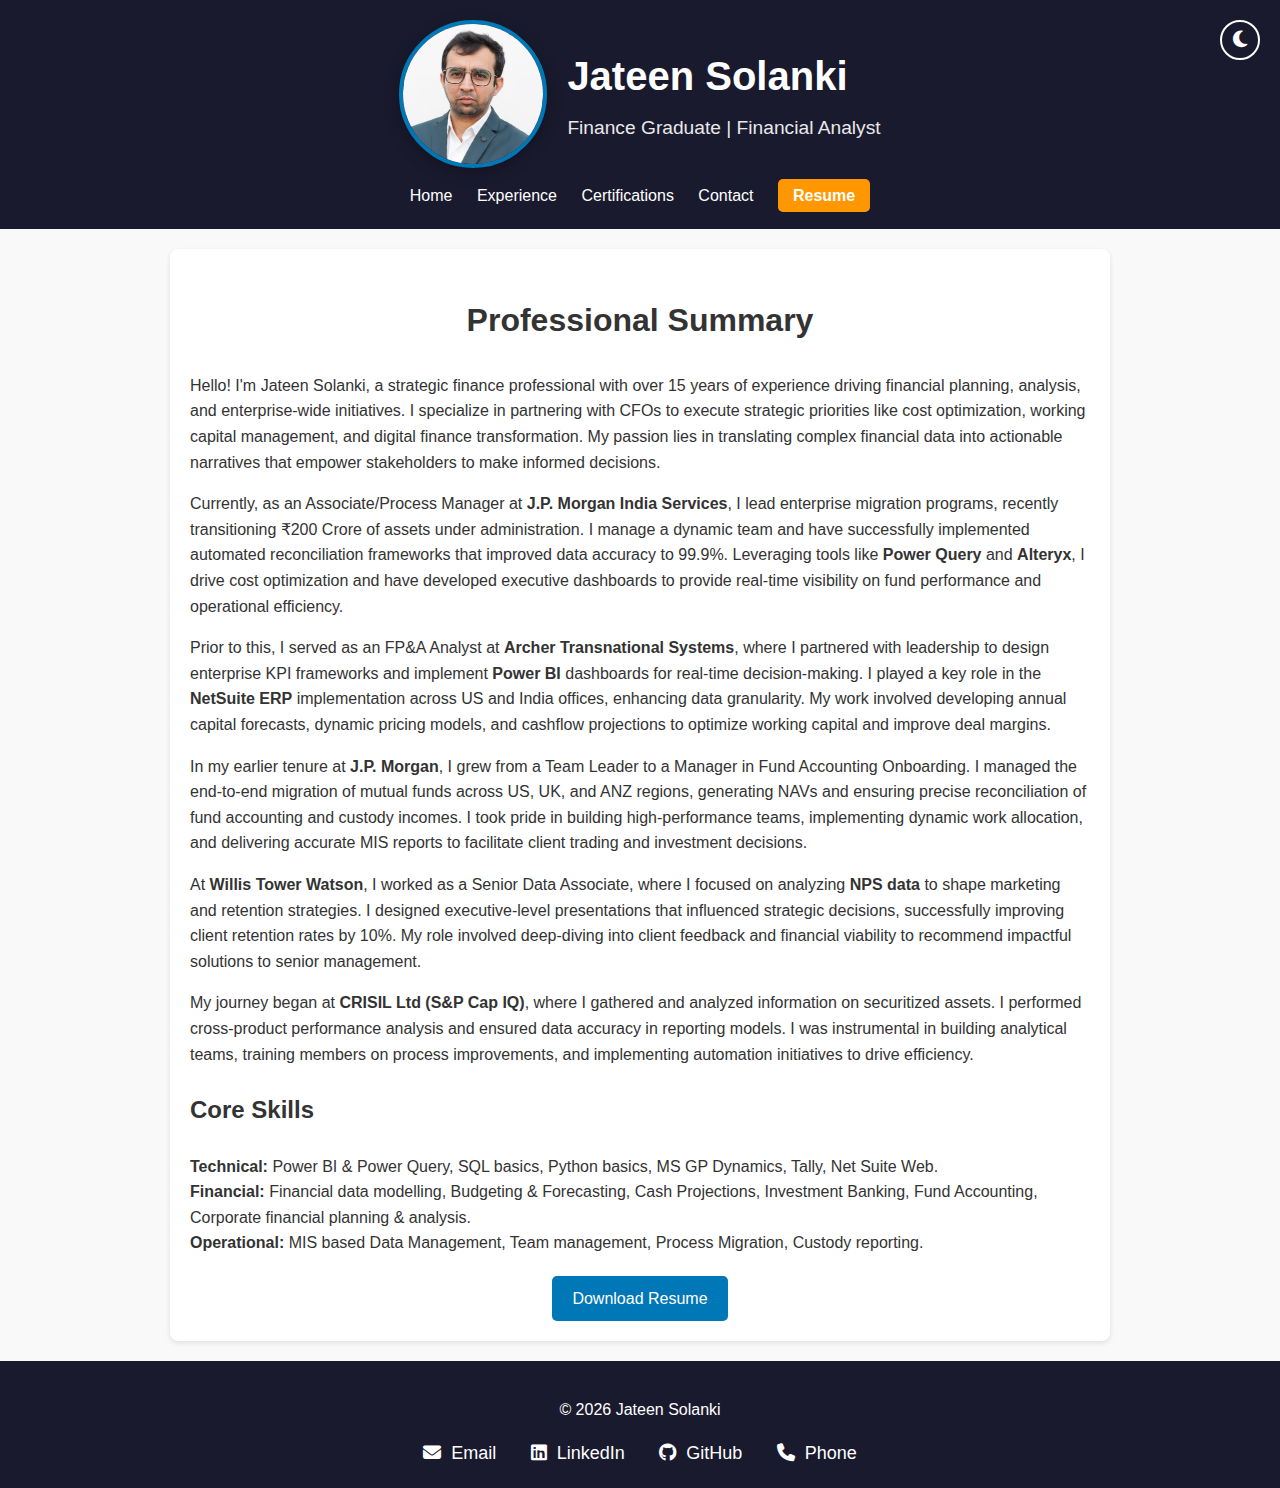
<file: index.html>
<!DOCTYPE html>
<html lang="en">

<head>
    <meta charset="UTF-8">
    <meta name="viewport" content="width=device-width, initial-scale=1.0">
    <title>Jateen Solanki | Finance Portfolio</title>
    <link rel="stylesheet" href="css/style.css?v=2">
    <link rel="stylesheet" href="https://cdnjs.cloudflare.com/ajax/libs/font-awesome/6.5.0/css/all.min.css">
</head>

<body>
    <!-- Header -->
    <header>
        <button id="themeToggle" class="theme-toggle" aria-label="Toggle Theme">
            <i class="fas fa-moon"></i>
        </button>
        <div class="header-content">
            <div class="profile-img-container">
                <img src="img/profile.jpg" alt="Jateen Solanki" class="profile-img">
            </div>
            <div class="header-text">
                <h1>Jateen Solanki</h1>
                <h2>Finance Graduate | Financial Analyst</h2>
            </div>
        </div>
        <nav>
            <button class="hamburger-menu" aria-label="Toggle Navigation">
                <span class="bar"></span>
                <span class="bar"></span>
                <span class="bar"></span>
            </button>
            <ul class="nav-links">
                <li><a href="index.html">Home</a></li>
                <li><a href="experience.html">Experience</a></li>
                <!-- <li><a href="project.html">Projects</a></li> -->
                <li><a href="certificates.html">Certifications</a></li>
                <li><a href="contact.html">Contact</a></li>
                <li><a href="Jateen Solanki - Finance.pdf" target="_blank" class="resume-btn">Resume</a></li>
            </ul>
        </nav>
    </header>

    <!-- Main Content -->
    <!-- Introduction -->
    <section id="intro">
        <h2>Professional Summary</h2>
        <p>
            Hello! I'm Jateen Solanki, a strategic finance professional with over 15 years of experience driving
            financial planning, analysis, and enterprise-wide initiatives. I specialize in partnering with CFOs to
            execute strategic priorities like cost optimization, working capital management, and digital finance
            transformation. My passion lies in translating complex financial data into actionable narratives that
            empower stakeholders to make informed decisions.
        </p>
        <p>
            Currently, as an Associate/Process Manager at <strong>J.P. Morgan India Services</strong>, I lead enterprise
            migration programs, recently transitioning ₹200 Crore of assets under administration. I manage a dynamic
            team and have successfully implemented automated reconciliation frameworks that improved data accuracy to
            99.9%. Leveraging tools like <strong>Power Query</strong> and <strong>Alteryx</strong>, I drive cost
            optimization and have developed executive dashboards to provide real-time visibility on fund performance and
            operational efficiency.
        </p>
        <p>
            Prior to this, I served as an FP&A Analyst at <strong>Archer Transnational Systems</strong>, where I
            partnered with leadership to design enterprise KPI frameworks and implement <strong>Power BI</strong>
            dashboards for real-time decision-making. I played a key role in the <strong>NetSuite ERP</strong>
            implementation across US and India offices, enhancing data granularity. My work involved developing annual
            capital forecasts, dynamic pricing models, and cashflow projections to optimize working capital and improve
            deal margins.
        </p>
        <p>
            In my earlier tenure at <strong>J.P. Morgan</strong>, I grew from a Team Leader to a Manager in Fund
            Accounting Onboarding. I managed the end-to-end migration of mutual funds across US, UK, and ANZ regions,
            generating NAVs and ensuring precise reconciliation of fund accounting and custody incomes. I took pride in
            building high-performance teams, implementing dynamic work allocation, and delivering accurate MIS reports
            to facilitate client trading and investment decisions.
        </p>
        <p>
            At <strong>Willis Tower Watson</strong>, I worked as a Senior Data Associate, where I focused on analyzing
            <strong>NPS data</strong> to shape marketing and retention strategies. I designed executive-level
            presentations that influenced strategic decisions, successfully improving client retention rates by 10%. My
            role involved deep-diving into client feedback and financial viability to recommend impactful solutions to
            senior management.
        </p>
        <p>
            My journey began at <strong>CRISIL Ltd (S&P Cap IQ)</strong>, where I gathered and analyzed information on
            securitized assets. I performed cross-product performance analysis and ensured data accuracy in reporting
            models. I was instrumental in building analytical teams, training members on process improvements, and
            implementing automation initiatives to drive efficiency.
        </p>
        <h3>Core Skills</h3>
        <p>
            <strong>Technical:</strong> Power BI & Power Query, SQL basics, Python basics, MS GP
            Dynamics, Tally, Net
            Suite
            Web.<br>
            <strong>Financial:</strong> Financial data modelling, Budgeting & Forecasting, Cash
            Projections, Investment
            Banking, Fund Accounting, Corporate financial planning & analysis.<br>
            <strong>Operational:</strong> MIS based Data Management, Team management, Process Migration,
            Custody
            reporting.
        </p>
        <div class="btn-center">
            <a href="Jateen Solanki - Finance.pdf" class="btn" target="_blank"
                download="Jateen_Solanki-Resume.pdf">Download Resume</a>
        </div>
    </section>

    <!-- Footer -->
    <footer>
        <p>&copy; <span id="year">2025</span> Jateen Solanki</p>
        <div class="footer-links">
            <a href="mailto:jateen_h_solanki@hotmail.com" target="_blank">
                <i class="fas fa-envelope"></i> Email
            </a>
            <a href="https://www.linkedin.com/in/jateen-solanki" target="_blank">
                <i class="fab fa-linkedin"></i> LinkedIn
            </a>
            <a href="https://github.com/jateensolanki" target="_blank">
                <i class="fab fa-github"></i> GitHub
            </a>
            <a href="tel:+919619478201">
                <i class="fas fa-phone"></i> Phone
            </a>
        </div>
    </footer>

    <script src="scripts.js"></script>
</body>

</html>
</file>
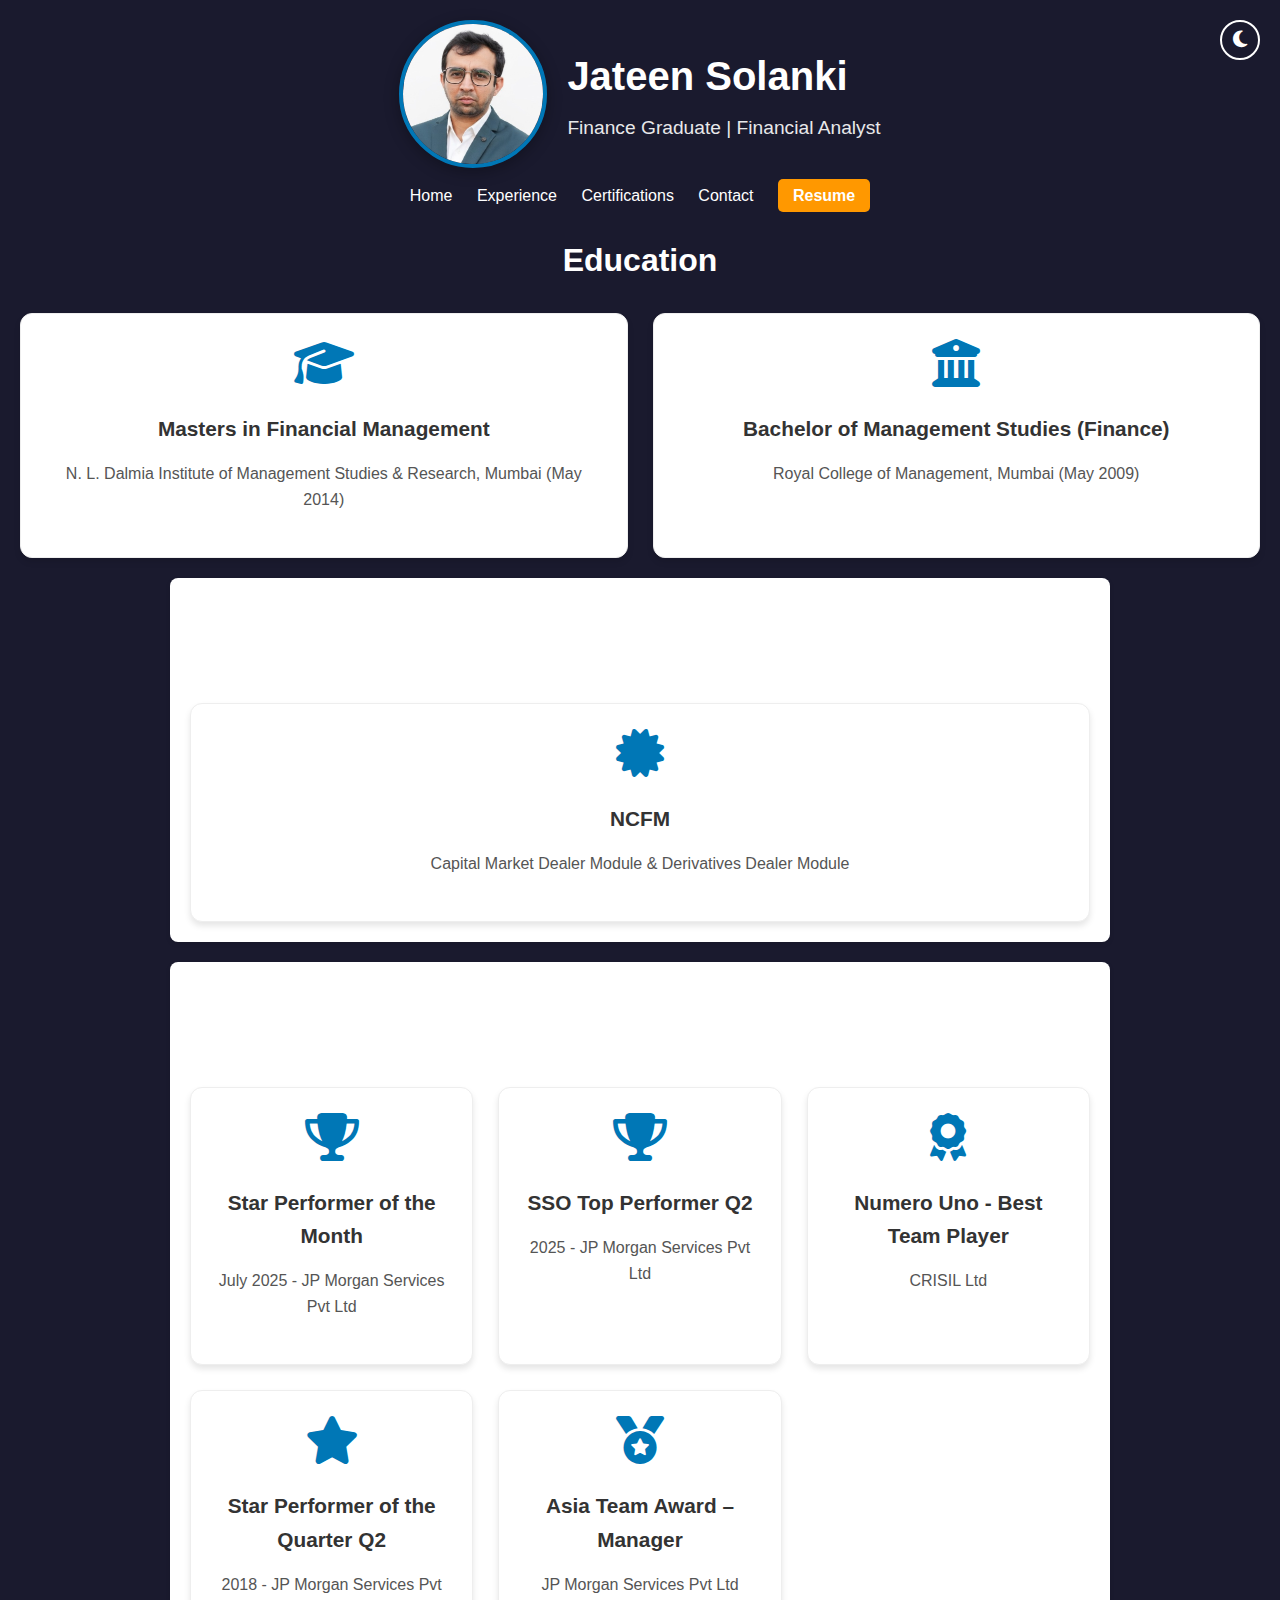
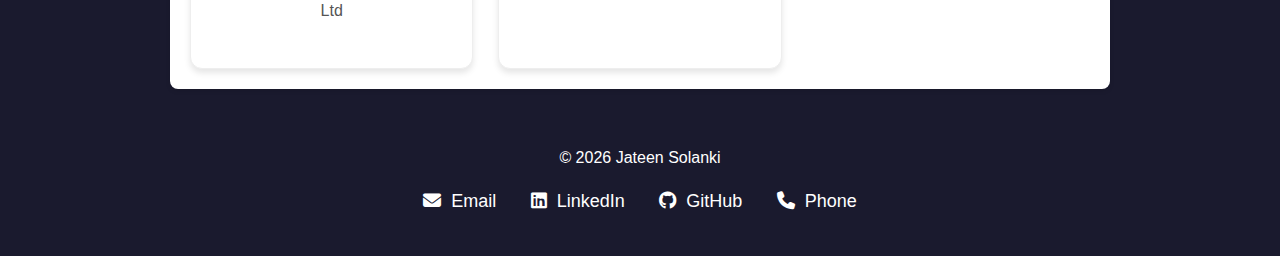
<file: certificates.html>
<!DOCTYPE html>
<html lang="en">

<head>
    <meta charset="UTF-8">
    <meta name="viewport" content="width=device-width, initial-scale=1.0">
    <title>Certifications | Jateen Solanki</title>
    <link rel="stylesheet" href="css/style.css?v=2">
    <link rel="stylesheet" href="https://cdnjs.cloudflare.com/ajax/libs/font-awesome/6.5.0/css/all.min.css">
</head>

<body>
    <!-- Header -->
    <header>
        <button id="themeToggle" class="theme-toggle" aria-label="Toggle Theme">
            <i class="fas fa-moon"></i>
        </button>
        <div class="header-content">
            <div class="profile-img-container">
                <img src="img/profile.jpg" alt="Jateen Solanki" class="profile-img">
            </div>
            <div class="header-text">
                <h1>Jateen Solanki</h1>
                <h2>Finance Graduate | Financial Analyst</h2>
            </div>
        </div>
        <nav>
            <button class="hamburger-menu" aria-label="Toggle Navigation">
                <span class="bar"></span>
                <span class="bar"></span>
                <span class="bar"></span>
            </button>
            <ul class="nav-links">
                <li><a href="index.html">Home</a></li>
                <li><a href="experience.html">Experience</a></li>
                <!-- <li><a href="project.html">Projects</a></li> -->
                <li><a href="certificates.html">Certifications</a></li>
                <li><a href="contact.html">Contact</a></li>
                <li><a href="Jateen Solanki - Finance.pdf" target="_blank" class="resume-btn">Resume</a></li>
            </ul>
            <h2>Education</h2>
            <div class="projects-grid">
                <!-- Education 1 -->
                <div class="project-card">
                    <i class="fas fa-graduation-cap"></i>
                    <h3>Masters in Financial Management</h3>
                    <p>N. L. Dalmia Institute of Management Studies & Research, Mumbai (May 2014)</p>
                </div>

                <!-- Education 2 -->
                <div class="project-card">
                    <i class="fas fa-university"></i>
                    <h3>Bachelor of Management Studies (Finance)</h3>
                    <p>Royal College of Management, Mumbai (May 2009)</p>
                </div>
            </div>
            </section>

            <!-- Certifications Section -->
            <section id="certifications">
                <h2>Certifications</h2>
                <div class="projects-grid">
                    <div class="project-card">
                        <i class="fas fa-certificate"></i>
                        <h3>NCFM</h3>
                        <p>Capital Market Dealer Module & Derivatives Dealer Module</p>
                    </div>
                </div>
            </section>

            <!-- Awards Section -->
            <section id="awards">
                <h2>Corporate Awards & Achievements</h2>
                <div class="projects-grid">
                    <div class="project-card">
                        <i class="fas fa-trophy"></i>
                        <h3>Star Performer of the Month</h3>
                        <p>July 2025 - JP Morgan Services Pvt Ltd</p>
                    </div>
                    <div class="project-card">
                        <i class="fas fa-trophy"></i>
                        <h3>SSO Top Performer Q2</h3>
                        <p>2025 - JP Morgan Services Pvt Ltd</p>
                    </div>
                    <div class="project-card">
                        <i class="fas fa-award"></i>
                        <h3>Numero Uno - Best Team Player</h3>
                        <p>CRISIL Ltd</p>
                    </div>
                    <div class="project-card">
                        <i class="fas fa-star"></i>
                        <h3>Star Performer of the Quarter Q2</h3>
                        <p>2018 - JP Morgan Services Pvt Ltd</p>
                    </div>
                    <div class="project-card">
                        <i class="fas fa-medal"></i>
                        <h3>Asia Team Award – Manager</h3>
                        <p>JP Morgan Services Pvt Ltd</p>
                    </div>
                </div>
            </section>

            <!-- Footer -->
            <footer>
                <p>&copy; <span id="year">2025</span> Jateen Solanki</p>
                <div class="footer-links">
                    <a href="mailto:jateen_h_solanki@hotmail.com" target="_blank">
                        <i class="fas fa-envelope"></i> Email
                    </a>
                    <a href="https://www.linkedin.com/in/jateen-solanki" target="_blank">
                        <i class="fab fa-linkedin"></i> LinkedIn
                    </a>
                    <a href="https://github.com/jateensolanki" target="_blank">
                        <i class="fab fa-github"></i> GitHub
                    </a>
                    <a href="tel:+919619478201">
                        <i class="fas fa-phone"></i> Phone
                    </a>
                </div>
            </footer>

            <script src="scripts.js"></script>
</body>

</html>
</file>
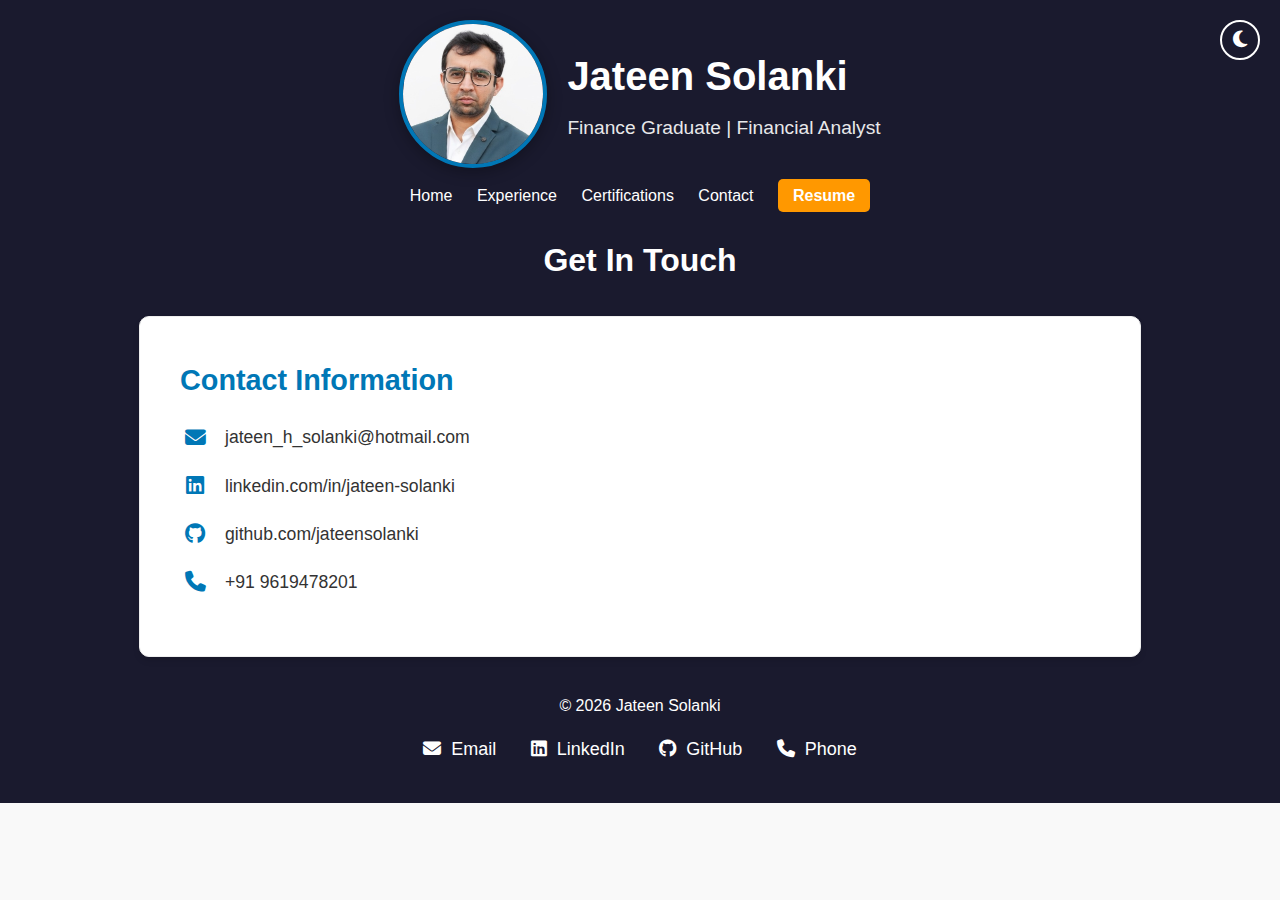
<file: contact.html>
<!DOCTYPE html>
<html lang="en">

<head>
    <meta charset="UTF-8">
    <meta name="viewport" content="width=device-width, initial-scale=1.0">
    <title>Contact | Jateen Solanki</title>
    <link rel="stylesheet" href="css/style.css?v=2">
    <link rel="stylesheet" href="https://cdnjs.cloudflare.com/ajax/libs/font-awesome/6.5.0/css/all.min.css">
</head>

<body>
    <!-- Header -->
    <header>
        <button id="themeToggle" class="theme-toggle" aria-label="Toggle Theme">
            <i class="fas fa-moon"></i>
        </button>
        <div class="header-content">
            <div class="profile-img-container">
                <img src="img/profile.jpg" alt="Jateen Solanki" class="profile-img">
            </div>
            <div class="header-text">
                <h1>Jateen Solanki</h1>
                <h2>Finance Graduate | Financial Analyst</h2>
            </div>
        </div>
        <nav>
            <button class="hamburger-menu" aria-label="Toggle Navigation">
                <span class="bar"></span>
                <span class="bar"></span>
                <span class="bar"></span>
            </button>
            <ul class="nav-links">
                <li><a href="index.html">Home</a></li>
                <li><a href="experience.html">Experience</a></li>
                <!-- <li><a href="project.html">Projects</a></li> -->
                <li><a href="certificates.html">Certifications</a></li>
                <li><a href="contact.html">Contact</a></li>
                <li><a href="Jateen Solanki - Finance.pdf" target="_blank" class="resume-btn">Resume</a></li>
            </ul>
            <h2>Get In Touch</h2>
            <div class="contact-container">
                <div class="contact-card">
                    <div class="contact-info">
                        <h3>Contact Information</h3>
                        <div class="contact-item">
                            <i class="fas fa-envelope"></i>
                            <a href="mailto:jateen_h_solanki@hotmail.com">jateen_h_solanki@hotmail.com</a>
                        </div>
                        <div class="contact-item">
                            <i class="fab fa-linkedin"></i>
                            <a href="https://www.linkedin.com/in/jateen-solanki"
                                target="_blank">linkedin.com/in/jateen-solanki</a>
                        </div>
                        <div class="contact-item">
                            <i class="fab fa-github"></i>
                            <a href="https://github.com/jateensolanki" target="_blank">github.com/jateensolanki</a>
                        </div>
                        <div class="contact-item">
                            <i class="fas fa-phone"></i>
                            <a href="tel:+919619478201">+91 9619478201</a>
                        </div>
                    </div>
                </div>
            </div>
            </section>

            <!-- Footer -->
            <footer>
                <p>&copy; <span id="year">2025</span> Jateen Solanki</p>
                <div class="footer-links">
                    <a href="mailto:jateen_h_solanki@hotmail.com" target="_blank">
                        <i class="fas fa-envelope"></i> Email
                    </a>
                    <a href="https://www.linkedin.com/in/jateen-solanki" target="_blank">
                        <i class="fab fa-linkedin"></i> LinkedIn
                    </a>
                    <a href="https://github.com/jateensolanki" target="_blank">
                        <i class="fab fa-github"></i> GitHub
                    </a>
                    <a href="tel:+919619478201">
                        <i class="fas fa-phone"></i> Phone
                    </a>
                </div>
            </footer>

            <script src="scripts.js"></script>
</body>

</html>
</file>
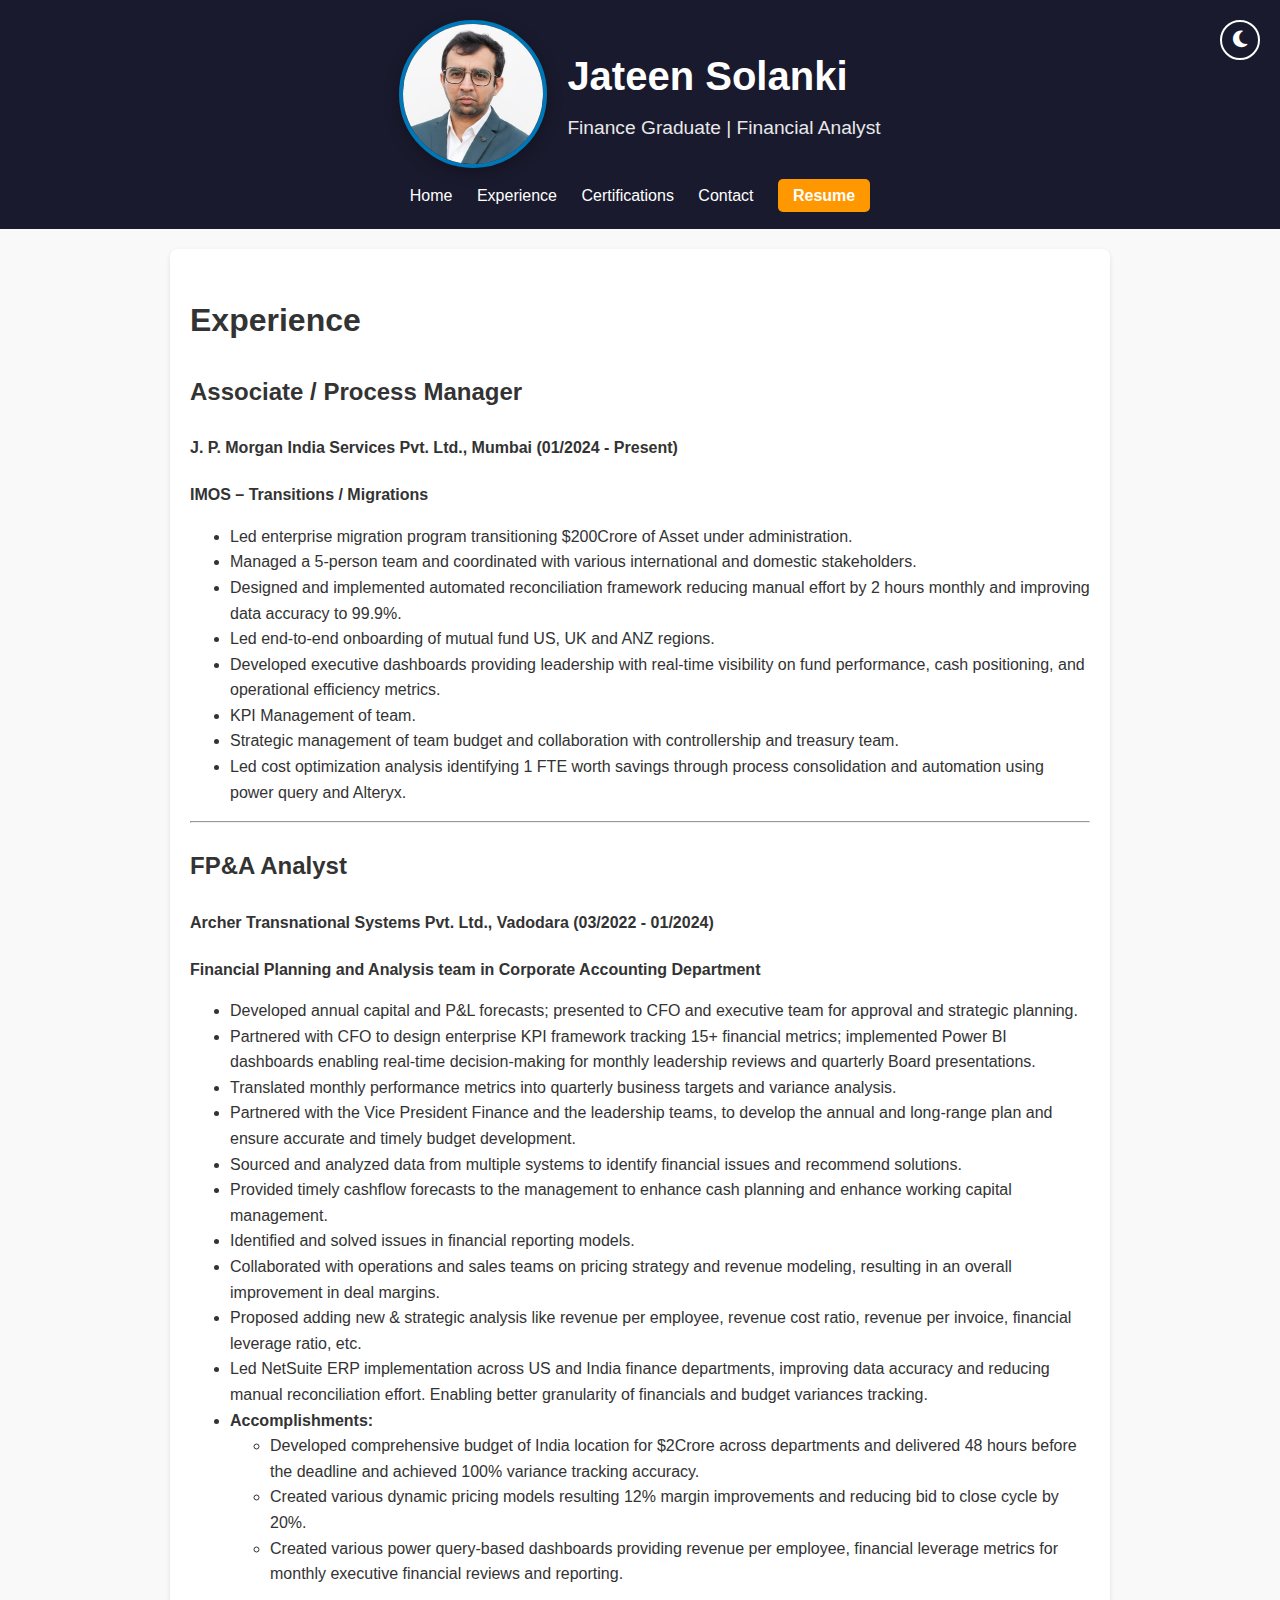
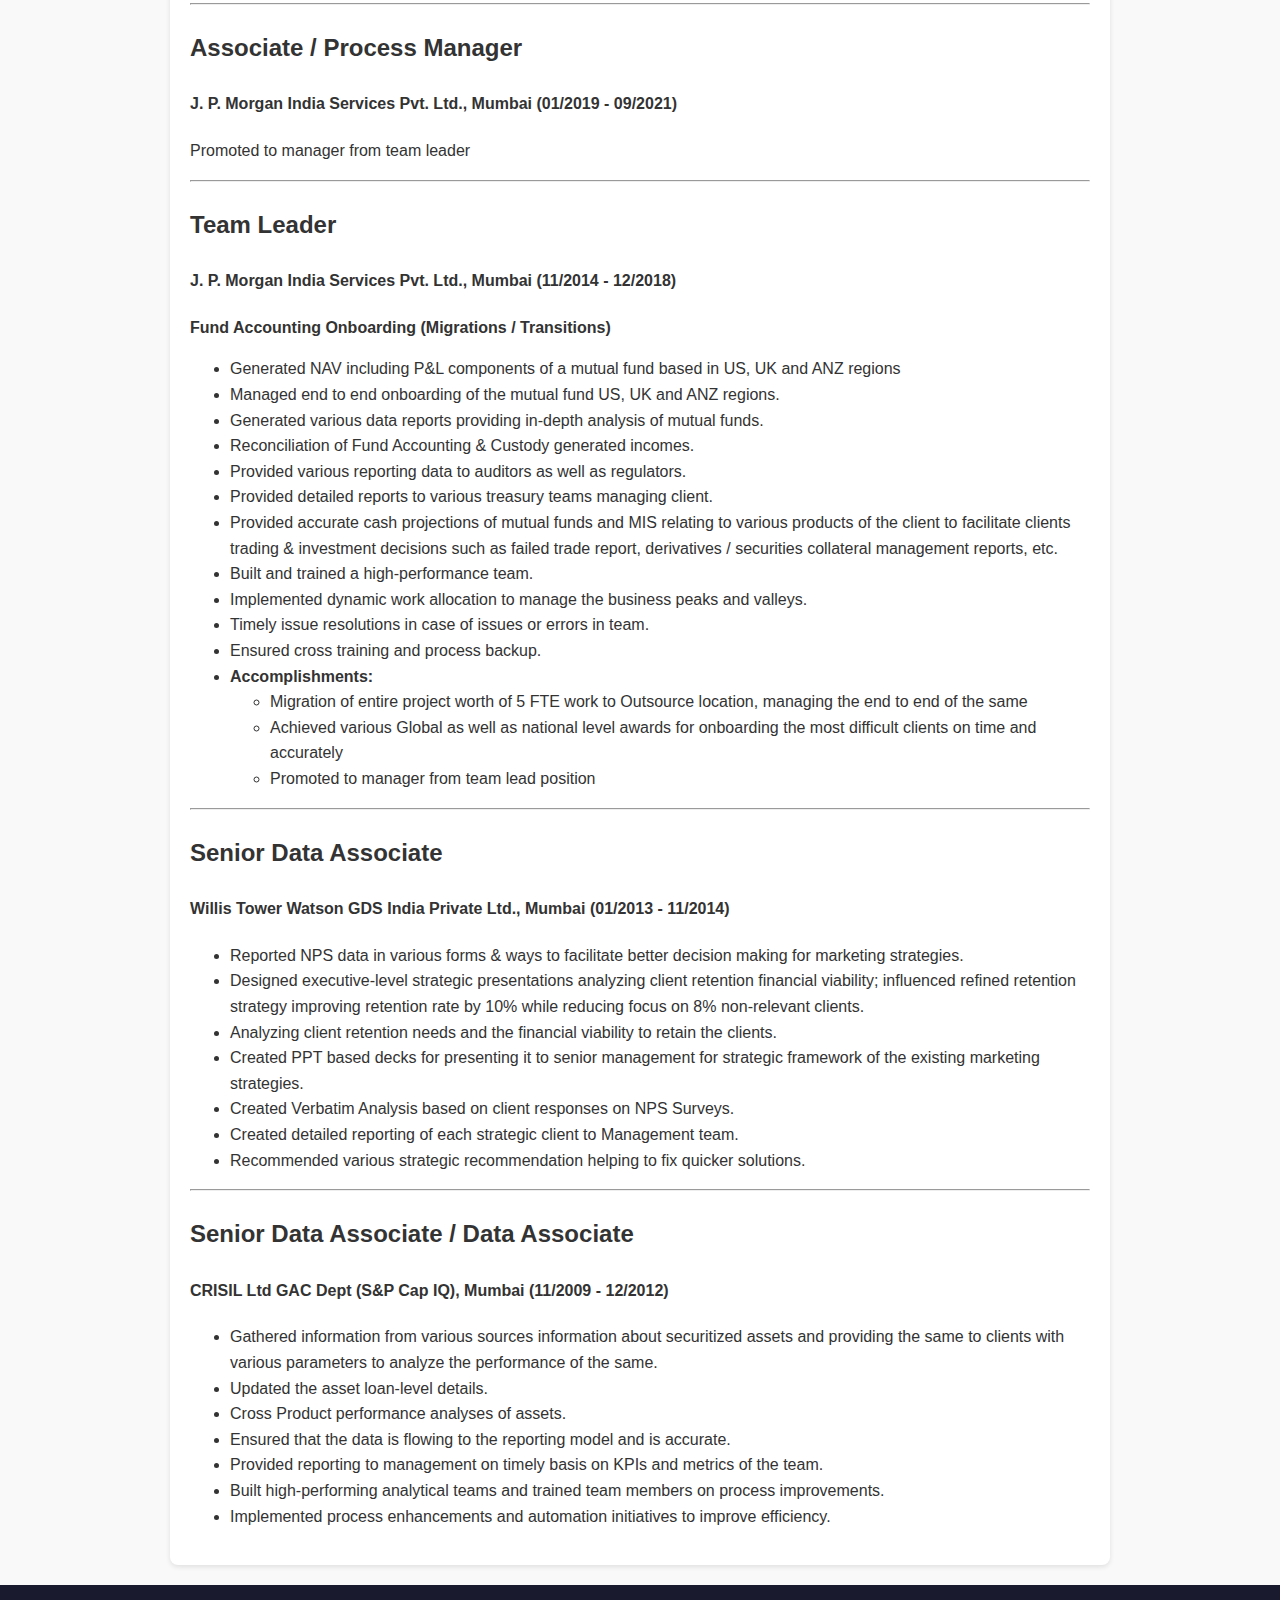
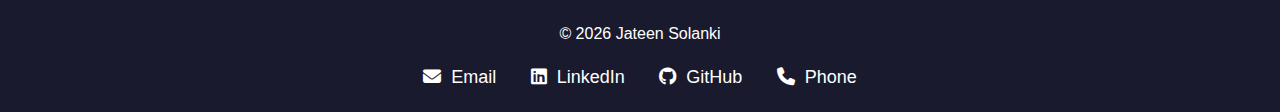
<file: experience.html>
<!DOCTYPE html>
<html lang="en">

<head>
    <meta charset="UTF-8">
    <meta name="viewport" content="width=device-width, initial-scale=1.0">
    <title>Experience | Jateen Solanki</title>
    <link rel="stylesheet" href="css/style.css?v=2">
    <link rel="stylesheet" href="https://cdnjs.cloudflare.com/ajax/libs/font-awesome/6.5.0/css/all.min.css">
</head>

<body>
    <!-- Header -->
    <header>
        <button id="themeToggle" class="theme-toggle" aria-label="Toggle Theme">
            <i class="fas fa-moon"></i>
        </button>
        <div class="header-content">
            <div class="profile-img-container">
                <img src="img/profile.jpg" alt="Jateen Solanki" class="profile-img">
            </div>
            <div class="header-text">
                <h1>Jateen Solanki</h1>
                <h2>Finance Graduate | Financial Analyst</h2>
            </div>
        </div>
        <nav>
            <button class="hamburger-menu" aria-label="Toggle Navigation">
                <span class="bar"></span>
                <span class="bar"></span>
                <span class="bar"></span>
            </button>
            <ul class="nav-links">
                <li><a href="index.html">Home</a></li>
                <li><a href="experience.html">Experience</a></li>
                <!-- <li><a href="project.html">Projects</a></li> -->
                <li><a href="certificates.html">Certifications</a></li>
                <li><a href="contact.html">Contact</a></li>
                <li><a href="Jateen Solanki - Finance.pdf" target="_blank" class="resume-btn">Resume</a></li>
            </ul>
        </nav>
    </header>

    <!-- Experience Section -->
    <section id="experience">
        <h2>Experience</h2>

        <article>
            <h3>Associate / Process Manager</h3>
            <h4>J. P. Morgan India Services Pvt. Ltd., Mumbai (01/2024 - Present)</h4>
            <p><strong>IMOS – Transitions / Migrations</strong></p>
            <ul>
                <li>Led enterprise migration program transitioning $200Crore of Asset under administration.</li>
                <li>Managed a 5-person team and coordinated with various international and domestic stakeholders.</li>
                <li>Designed and implemented automated reconciliation framework reducing manual effort by 2 hours
                    monthly
                    and improving data accuracy to 99.9%.</li>
                <li>Led end-to-end onboarding of mutual fund US, UK and ANZ regions.</li>
                <li>Developed executive dashboards providing leadership with real-time visibility on fund performance,
                    cash positioning, and operational efficiency metrics.</li>
                <li>KPI Management of team.</li>
                <li>Strategic management of team budget and collaboration with controllership and treasury team.</li>
                <li>Led cost optimization analysis identifying 1 FTE worth savings through process consolidation and
                    automation using power query and Alteryx.</li>
            </ul>
        </article>
        <hr>

        <article>
            <h3>FP&A Analyst</h3>
            <h4>Archer Transnational Systems Pvt. Ltd., Vadodara (03/2022 - 01/2024)</h4>
            <p><strong>Financial Planning and Analysis team in Corporate Accounting Department</strong></p>
            <ul>
                <li>Developed annual capital and P&L forecasts; presented to CFO and executive team for approval and
                    strategic planning.</li>
                <li>Partnered with CFO to design enterprise KPI framework tracking 15+ financial metrics; implemented
                    Power BI dashboards enabling real-time decision-making for monthly leadership reviews and quarterly
                    Board presentations.</li>
                <li>Translated monthly performance metrics into quarterly business targets and variance analysis.</li>
                <li>Partnered with the Vice President Finance and the leadership teams, to develop the annual and
                    long-range plan and ensure accurate and timely budget development.</li>
                <li>Sourced and analyzed data from multiple systems to identify financial issues and recommend
                    solutions.</li>
                <li>Provided timely cashflow forecasts to the management to enhance cash planning and enhance working
                    capital management.</li>
                <li>Identified and solved issues in financial reporting models.</li>
                <li>Collaborated with operations and sales teams on pricing strategy and revenue modeling, resulting in
                    an overall improvement in deal margins.</li>
                <li>Proposed adding new & strategic analysis like revenue per employee, revenue cost ratio, revenue per
                    invoice, financial leverage ratio, etc.</li>
                <li>Led NetSuite ERP implementation across US and India finance departments, improving data accuracy and
                    reducing manual reconciliation effort. Enabling better granularity of financials and budget
                    variances tracking.</li>
                <li><strong>Accomplishments:</strong>
                    <ul>
                        <li>Developed comprehensive budget of India location for $2Crore across departments and
                            delivered 48 hours before the deadline and achieved 100% variance tracking accuracy.</li>
                        <li>Created various dynamic pricing models resulting 12% margin improvements and reducing bid to
                            close cycle by 20%.</li>
                        <li>Created various power query-based dashboards providing revenue per employee, financial
                            leverage metrics for monthly executive financial reviews and reporting.</li>
                    </ul>
                </li>
            </ul>
        </article>
        <hr>

        <article>
            <h3>Associate / Process Manager</h3>
            <h4>J. P. Morgan India Services Pvt. Ltd., Mumbai (01/2019 - 09/2021)</h4>
            <p>Promoted to manager from team leader</p>
        </article>
        <hr>

        <article>
            <h3>Team Leader</h3>
            <h4>J. P. Morgan India Services Pvt. Ltd., Mumbai (11/2014 - 12/2018)</h4>
            <p><strong>Fund Accounting Onboarding (Migrations / Transitions)</strong></p>
            <ul>
                <li>Generated NAV including P&L components of a mutual fund based in US, UK and ANZ regions</li>
                <li>Managed end to end onboarding of the mutual fund US, UK and ANZ regions.</li>
                <li>Generated various data reports providing in-depth analysis of mutual funds.</li>
                <li>Reconciliation of Fund Accounting & Custody generated incomes.</li>
                <li>Provided various reporting data to auditors as well as regulators.</li>
                <li>Provided detailed reports to various treasury teams managing client.</li>
                <li>Provided accurate cash projections of mutual funds and MIS relating to various products of the
                    client to facilitate clients trading & investment decisions such as failed trade report, derivatives
                    / securities collateral management reports, etc.</li>
                <li>Built and trained a high-performance team.</li>
                <li>Implemented dynamic work allocation to manage the business peaks and valleys.</li>
                <li>Timely issue resolutions in case of issues or errors in team.</li>
                <li>Ensured cross training and process backup.</li>
                <li><strong>Accomplishments:</strong>
                    <ul>
                        <li>Migration of entire project worth of 5 FTE work to Outsource location, managing the end to
                            end of the same</li>
                        <li>Achieved various Global as well as national level awards for onboarding the most difficult
                            clients on time and accurately</li>
                        <li>Promoted to manager from team lead position</li>
                    </ul>
                </li>
            </ul>
        </article>
        <hr>

        <article>
            <h3>Senior Data Associate</h3>
            <h4>Willis Tower Watson GDS India Private Ltd., Mumbai (01/2013 - 11/2014)</h4>
            <ul>
                <li>Reported NPS data in various forms & ways to facilitate better decision making for marketing
                    strategies.</li>
                <li>Designed executive-level strategic presentations analyzing client retention financial viability;
                    influenced refined retention strategy improving retention rate by 10% while reducing focus on 8%
                    non-relevant clients.</li>
                <li>Analyzing client retention needs and the financial viability to retain the clients.</li>
                <li>Created PPT based decks for presenting it to senior management for strategic framework of the
                    existing marketing strategies.</li>
                <li>Created Verbatim Analysis based on client responses on NPS Surveys.</li>
                <li>Created detailed reporting of each strategic client to Management team.</li>
                <li>Recommended various strategic recommendation helping to fix quicker solutions.</li>
            </ul>
        </article>
        <hr>

        <article>
            <h3>Senior Data Associate / Data Associate</h3>
            <h4>CRISIL Ltd GAC Dept (S&P Cap IQ), Mumbai (11/2009 - 12/2012)</h4>
            <ul>
                <li>Gathered information from various sources information about securitized assets and providing the
                    same to clients with various parameters to analyze the performance of the same.</li>
                <li>Updated the asset loan-level details.</li>
                <li>Cross Product performance analyses of assets.</li>
                <li>Ensured that the data is flowing to the reporting model and is accurate.</li>
                <li>Provided reporting to management on timely basis on KPIs and metrics of the team.</li>
                <li>Built high-performing analytical teams and trained team members on process improvements.</li>
                <li>Implemented process enhancements and automation initiatives to improve efficiency.</li>
            </ul>
        </article>

    </section>

    <!-- Footer -->
    <footer>
        <p>&copy; <span id="year">2025</span> Jateen Solanki</p>
        <div class="footer-links">
            <a href="mailto:jateen_h_solanki@hotmail.com" target="_blank">
                <i class="fas fa-envelope"></i> Email
            </a>
            <a href="https://www.linkedin.com/in/jateen-solanki" target="_blank">
                <i class="fab fa-linkedin"></i> LinkedIn
            </a>
            <a href="https://github.com/jateensolanki" target="_blank">
                <i class="fab fa-github"></i> GitHub
            </a>
            <a href="tel:+919619478201">
                <i class="fas fa-phone"></i> Phone
            </a>
        </div>
    </footer>

    <script src="scripts.js"></script>
</body>

</html>
</file>
<file: css/style.css>
:root {
    --bg-color: #f9f9f9;
    --text-color: #333;
    --header-bg: #1a1a2e;
    --header-text: #fff;
    --accent-color: #0077b6;
    --accent-hover: #005f87;
    --card-bg: #fff;
    --card-shadow: rgba(0, 0, 0, 0.1);
    --card-hover-shadow: rgba(0, 0, 0, 0.15);
    --secondary-text: #555;
    --border-color: #eee;
    --timeline-line: #e9ecef;
    --timeline-marker-bg: #fff;
}

[data-theme="dark"] {
    --bg-color: #0a0a12;
    /* Very dark blue-black */
    --text-color: #e0e0e0;
    --header-bg: #161625;
    --header-text: #e0e0e0;
    --accent-color: #48cae4;
    --accent-hover: #0096c7;
    --card-bg: #131320;
    /* Dark blue-gray */
    --card-shadow: rgba(0, 0, 0, 0.5);
    --card-hover-shadow: rgba(0, 0, 0, 0.7);
    --secondary-text: #aaa;
    --border-color: #2a2a3d;
    /* Dark blue border */
    --timeline-line: #2a2a3d;
    --timeline-marker-bg: #131320;
}

body {
    font-family: 'Segoe UI', Tahoma, Geneva, Verdana, sans-serif;
    margin: 0;
    line-height: 1.6;
    background: var(--bg-color);
    color: var(--text-color);
    transition: background 0.3s, color 0.3s;
}

h1 {
    font-size: 2.5rem;
}

h2 {
    font-size: 2rem;
}

h3 {
    font-size: 1.5rem;
}

p {
    font-size: 1rem;
}

header {
    background: var(--header-bg);
    color: var(--header-text);
    padding: 20px;
    position: relative;
}

.header-content {
    display: flex;
    align-items: center;
    justify-content: center;
    gap: 20px;
    margin-bottom: 15px;
    flex-wrap: wrap;
}

.profile-img-container {
    flex-shrink: 0;
    width: 140px;
    height: 140px;
    border-radius: 50%;
    border: 4px solid var(--accent-color);
    box-shadow: 0 4px 15px rgba(0, 0, 0, 0.3);
    overflow: hidden;
}

.profile-img {
    width: 100%;
    height: 100%;
    object-fit: cover;
    transform: rotate(5deg);
    /* Default rotation */
    transition: transform 0.3s ease;
}

.profile-img:hover {
    transform: scale(1.1) rotate(15deg);
    /* More rotation on hover */
}

.header-text {
    text-align: left;
    display: flex;
    flex-direction: column;
    justify-content: center;
}

.header-text h1 {
    margin: 0;
    font-size: 2.5rem;
}

.header-text h2 {
    margin: 5px 0 0;
    font-size: 1.2rem;
    font-weight: 400;
    opacity: 0.9;
}

nav {
    width: 100%;
    text-align: center;
    margin-top: 10px;
}

nav ul {
    display: inline-block;
    padding: 0;
    margin: 0;
}

nav ul li {
    display: inline;
    margin: 0 10px;
}

nav ul li a {
    color: var(--header-text);
    text-decoration: none;
    font-weight: 500;
}

nav ul li a:hover {
    color: var(--accent-color);
}

/* Hamburger Menu */
.hamburger-menu {
    display: none;
    background: none;
    border: none;
    cursor: pointer;
    flex-direction: column;
    gap: 5px;
    position: absolute;
    top: 20px;
    left: 20px;
    /* Left side on mobile */
    z-index: 100;
}

.hamburger-menu .bar {
    width: 25px;
    height: 3px;
    background-color: var(--header-text);
    transition: all 0.3s ease;
}

/* Mobile Navigation */
/* Mobile Navigation */
@media (max-width: 768px) {
    .hamburger-menu {
        display: flex;
        z-index: 1001;
        /* Ensure above menu */
    }

    nav ul.nav-links {
        display: flex;
        flex-direction: column;
        width: 250px;
        height: 100vh;
        background-color: var(--header-bg);
        position: fixed;
        top: 0;
        left: -250px;
        /* Hide off-screen */
        padding-top: 80px;
        /* Space for hamburger */
        box-shadow: 2px 0 5px rgba(0, 0, 0, 0.2);
        transition: left 0.3s ease-in-out;
        z-index: 1000;
    }

    nav ul.nav-links.active {
        left: 0;
        /* Slide in */
    }

    nav ul li {
        display: block;
        margin: 20px 0;
        text-align: left;
        padding-left: 30px;
    }

    /* Hamburger Animation */
    .hamburger-menu.active .bar:nth-child(1) {
        transform: translateY(8px) rotate(45deg);
    }

    .hamburger-menu.active .bar:nth-child(2) {
        opacity: 0;
    }

    .hamburger-menu.active .bar:nth-child(3) {
        transform: translateY(-8px) rotate(-45deg);
    }
}

/* Theme Toggle Button */
.theme-toggle {
    position: absolute;
    top: 20px;
    right: 20px;
    background: transparent;
    border: 2px solid var(--header-text);
    color: var(--header-text);
    width: 40px;
    height: 40px;
    border-radius: 50%;
    cursor: pointer;
    display: flex;
    align-items: center;
    justify-content: center;
    font-size: 1.2rem;
    transition: all 0.3s ease;
}

.theme-toggle:hover {
    background: var(--header-text);
    color: var(--header-bg);
    transform: scale(1.1);
}

#intro h2 {
    text-align: center;
    font-size: 2rem;
}

#intro p {
    text-align: left;
    font-size: 1rem;
    line-height: 1.6;
}

.btn {
    display: inline-block;
    padding: 10px 20px;
    background: var(--accent-color);
    color: #fff;
    text-decoration: none;
    border-radius: 5px;
    transition: background 0.3s;
    font-weight: 500;
}

.btn-center {
    text-align: center;
    margin-top: 20px;
}

section {
    padding: 20px;
    margin: 20px auto;
    max-width: 900px;
    background: var(--card-bg);
    border-radius: 8px;
    box-shadow: 0 2px 5px var(--card-shadow);
}

nav ul li a.resume-btn {
    background: #ff9800;
    color: #fff;
    padding: 8px 15px;
    border-radius: 5px;
    font-weight: bold;
    text-decoration: none;
}

nav ul li a.resume-btn:hover {
    background: #e68900;
    color: #fff;
}

/* Chatling Widget */
#chtl-script {
    width: 400px !important;
    height: 450px !important;
}

iframe[src*="chatling.ai"] {
    zoom: 0.85 !important;
    transform: scale(0.85);
    transform-origin: bottom right;
}

.chtl-widget {
    font-size: 14px !important;
    padding: 10px !important;
}

@media (max-width: 600px) {
    iframe[src*="chatling.ai"] {
        width: 260px !important;
        height: 360px !important;
    }

    .theme-toggle {
        top: 10px;
        right: 10px;
        width: 35px;
        height: 35px;
        font-size: 1rem;
    }
}

footer {
    text-align: center;
    padding: 20px;
    background: var(--header-bg);
    color: var(--header-text);
}

.footer-links {
    margin-top: 10px;
}

.footer-links a {
    display: inline-block;
    margin: 0 15px;
    font-size: 18px;
    color: var(--header-text);
    text-decoration: none;
    transition: color 0.3s;
}

.footer-links a:hover {
    color: var(--accent-color);
}

.footer-links i {
    margin-right: 5px;
}

/* Projects Grid */
.projects-grid {
    display: grid;
    grid-template-columns: repeat(auto-fit, minmax(280px, 1fr));
    gap: 25px;
    margin-top: 20px;
}

.project-card {
    background: var(--card-bg);
    padding: 25px;
    border-radius: 12px;
    box-shadow: 0 4px 6px var(--card-shadow);
    text-align: center;
    transition: transform 0.3s ease, box-shadow 0.3s ease, border-color 0.3s ease;
    border: 1px solid var(--border-color);
    position: relative;
    overflow: hidden;
    text-decoration: none;
    /* Remove underline for anchor tags */
    display: block;
    /* Ensure it behaves like a block for layout */
    color: inherit;
    /* Inherit text color */
}

.project-card:hover {
    transform: translateY(-10px);
    box-shadow: 0 15px 30px rgba(0, 119, 182, 0.4);
    /* Glow effect */
    border-color: var(--accent-color);
}

[data-theme="dark"] .project-card:hover {
    box-shadow: 0 15px 30px rgba(72, 202, 228, 0.25);
    /* Softer glow for dark mode */
}

.project-card i {
    font-size: 3rem;
    color: var(--accent-color);
    margin-bottom: 15px;
}

.project-card h3 {
    margin: 10px 0;
    font-size: 1.3rem;
    color: var(--text-color);
}

.project-card p {
    font-size: 1rem;
    color: var(--secondary-text);
    line-height: 1.6;
    margin-bottom: 20px;
}

/* Contact Page Split Layout */
.contact-container {
    display: flex;
    flex-wrap: wrap;
    gap: 40px;
    justify-content: center;
    align-items: flex-start;
    margin-top: 30px;
}

.contact-card {
    display: flex;
    flex-wrap: wrap;
    background: var(--card-bg);
    border-radius: 10px;
    box-shadow: 0 4px 6px var(--card-shadow);
    max-width: 1000px;
    width: 100%;
    overflow: hidden;
    border: 1px solid var(--border-color);
}

.contact-info {
    flex: 1;
    min-width: 300px;
    padding: 40px;
    text-align: left;
}

.contact-info h3 {
    margin-top: 0;
    color: var(--accent-color);
    font-size: 1.8rem;
    margin-bottom: 20px;
}

.contact-item {
    display: flex;
    align-items: center;
    margin: 20px 0;
    font-size: 1.1rem;
    color: var(--text-color);
}

.contact-item i {
    color: var(--accent-color);
    margin-right: 15px;
    font-size: 1.3rem;
    width: 30px;
    text-align: center;
}

.contact-item a {
    color: var(--text-color);
    text-decoration: none;
    transition: color 0.3s;
}

.contact-item a:hover {
    color: var(--accent-color);
}

.contact-actions {
    margin-top: 30px;
    display: flex;
    gap: 15px;
}

.calendly-embed {
    flex: 1;
    min-width: 320px;
    height: 750px;
    border-left: 1px solid var(--border-color);
}

@media (max-width: 768px) {
    .contact-card {
        flex-direction: column;
    }

    .calendly-embed {
        border-left: none;
        border-top: 1px solid var(--border-color);
    }
}

/* Timeline Styles */
.timeline-container {
    position: relative;
    max-width: 1000px;
    margin: 40px auto;
    padding: 20px;
}

.timeline-container::after {
    content: '';
    position: absolute;
    width: 4px;
    background-color: var(--timeline-line);
    top: 0;
    bottom: 0;
    left: 50%;
    margin-left: -2px;
    border-radius: 2px;
}

.timeline-item {
    padding: 10px 40px;
    position: relative;
    background-color: inherit;
    width: 50%;
    box-sizing: border-box;
}

.timeline-item:nth-child(odd) {
    left: 0;
    text-align: right;
}

.timeline-item:nth-child(even) {
    left: 50%;
    text-align: left;
}

.timeline-icon {
    position: absolute;
    width: 50px;
    height: 50px;
    right: -25px;
    background-color: var(--timeline-marker-bg);
    border: 4px solid var(--accent-color);
    top: 15px;
    border-radius: 50%;
    z-index: 1;
    display: flex;
    align-items: center;
    justify-content: center;
    color: var(--accent-color);
    font-size: 1.2rem;
    box-shadow: 0 0 0 4px var(--timeline-marker-bg), inset 0 2px 0 rgba(0, 0, 0, 0.08), 0 3px 0 4px rgba(0, 0, 0, 0.05);
}

.timeline-item:nth-child(even) .timeline-icon {
    left: -25px;
}

.timeline-content {
    padding: 20px 30px;
    background-color: var(--card-bg);
    position: relative;
    border-radius: 8px;
    box-shadow: 0 4px 15px var(--card-shadow);
    transition: transform 0.3s ease, box-shadow 0.3s ease;
    border: 1px solid var(--border-color);
}

.timeline-content:hover {
    transform: translateY(-5px);
    box-shadow: 0 12px 20px var(--card-hover-shadow);
}

.timeline-content h3 {
    margin-top: 0;
    color: var(--accent-color);
}

.timeline-content::after {
    content: " ";
    position: absolute;
    top: 25px;
    right: -10px;
    border-width: 10px 0 10px 10px;
    border-color: transparent transparent transparent var(--card-bg);
    border-style: solid;
}

.timeline-item:nth-child(even) .timeline-content::after {
    left: -10px;
    right: auto;
    border-width: 10px 10px 10px 0;
    border-color: transparent var(--card-bg) transparent transparent;
}

.btn-small {
    display: inline-block;
    padding: 6px 12px;
    background: var(--accent-color);
    color: #fff;
    text-decoration: none;
    border-radius: 4px;
    font-size: 0.9rem;
    margin-top: 10px;
    transition: background 0.3s;
}

.btn-small:hover {
    background: var(--accent-hover);
}

@media screen and (max-width: 768px) {
    .timeline-container::after {
        left: 31px;
    }

    .timeline-item {
        width: 100%;
        padding-left: 70px;
        padding-right: 25px;
    }

    .timeline-item:nth-child(odd) {
        left: 0;
        text-align: left;
    }

    .timeline-item:nth-child(even) {
        left: 0;
    }

    .timeline-icon {
        left: 6px;
        right: auto;
    }

    .timeline-item:nth-child(even) .timeline-icon {
        left: 6px;
    }

    .timeline-content::after {
        left: -10px;
        right: auto;
        border-width: 10px 10px 10px 0;
        border-color: transparent var(--card-bg) transparent transparent;
    }

    .timeline-item:nth-child(odd) .timeline-content::after {
        left: -10px;
        right: auto;
        border-width: 10px 10px 10px 0;
        border-color: transparent var(--card-bg) transparent transparent;
    }
}

/* Carousel Styles */
.experience-content {
    display: flex;
    gap: 30px;
    align-items: center;
}

.text-content {
    flex: 1;
}

.media-content {
    flex: 1;
    max-width: 50%;
}

.carousel-container {
    position: relative;
    width: 100%;
    overflow: hidden;
    border-radius: 12px;
    /* Removed box-shadow and background for cleaner look */
}

.carousel-track {
    display: flex;
    transition: transform 0.5s ease-in-out;
}

.carousel-slide {
    min-width: 100%;
    box-sizing: border-box;
}

.carousel-slide img {
    width: 100%;
    height: auto;
    display: block;
    object-fit: cover;
    border-radius: 12px;
    /* Keep radius on image */
}

.nav-zone {
    position: absolute;
    top: 0;
    bottom: 0;
    width: 50%;
    z-index: 10;
    cursor: pointer;
}

.nav-zone.left {
    left: 0;
}

.nav-zone.right {
    right: 0;
}

.carousel-dots {
    display: flex;
    justify-content: center;
    margin-top: 8px;
    gap: 8px;
    align-items: center;
    padding-bottom: 10px;
    /* Align dots vertically */
}

.dot {
    width: 8px;
    height: 8px;
    background-color: var(--border-color);
    border-radius: 50%;
    cursor: pointer;
    transition: all 0.3s ease;
    opacity: 0.6;
}

.dot.active {
    background-color: var(--accent-color);
    transform: scale(1.5);
    /* Make active dot larger */
    opacity: 1;
}

@media (max-width: 768px) {
    .experience-content {
        flex-direction: column;
    }

    .media-content {
        max-width: 100%;
        width: 100%;
        margin-top: 20px;
    }
}

/* Interactive Image Styles */
.interactive-image {
    transition: transform 0.3s ease;
    cursor: pointer;
}

.interactive-image:hover {
    transform: scale(1.05);
}
</file>
